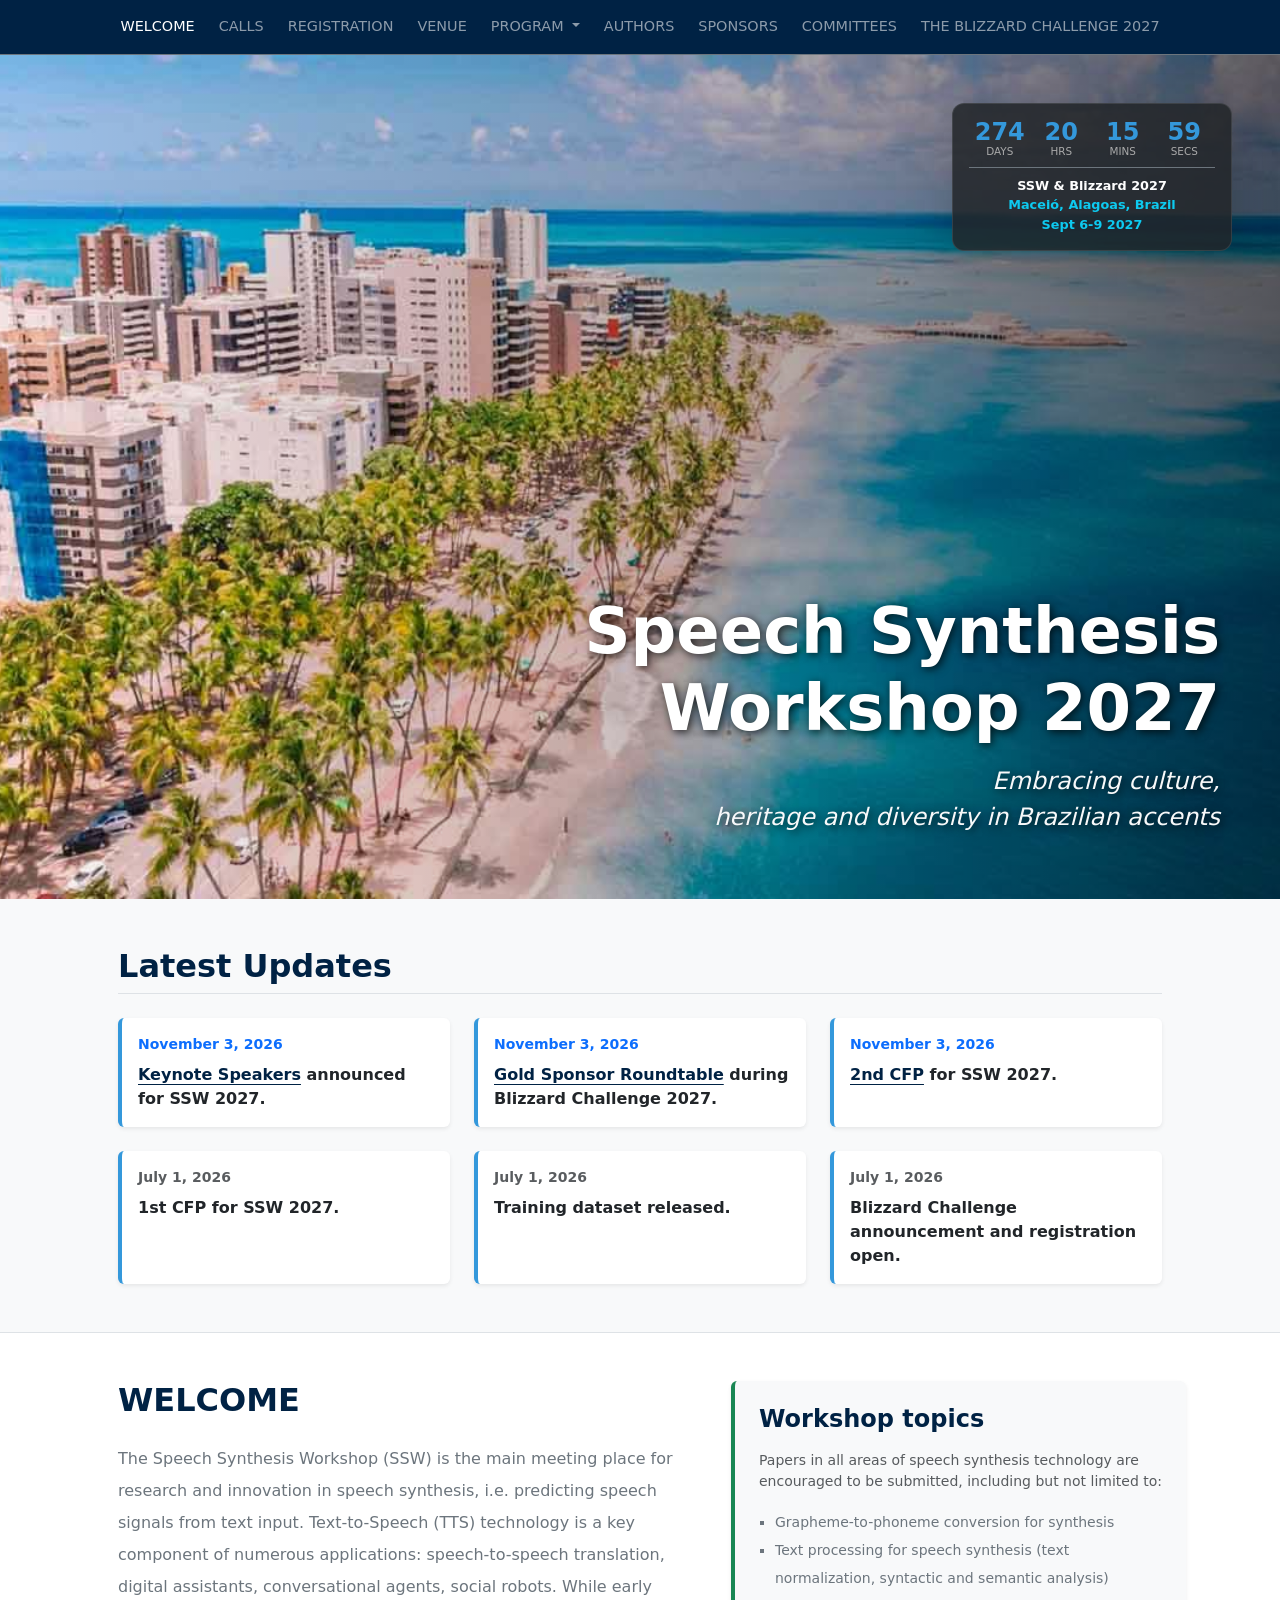
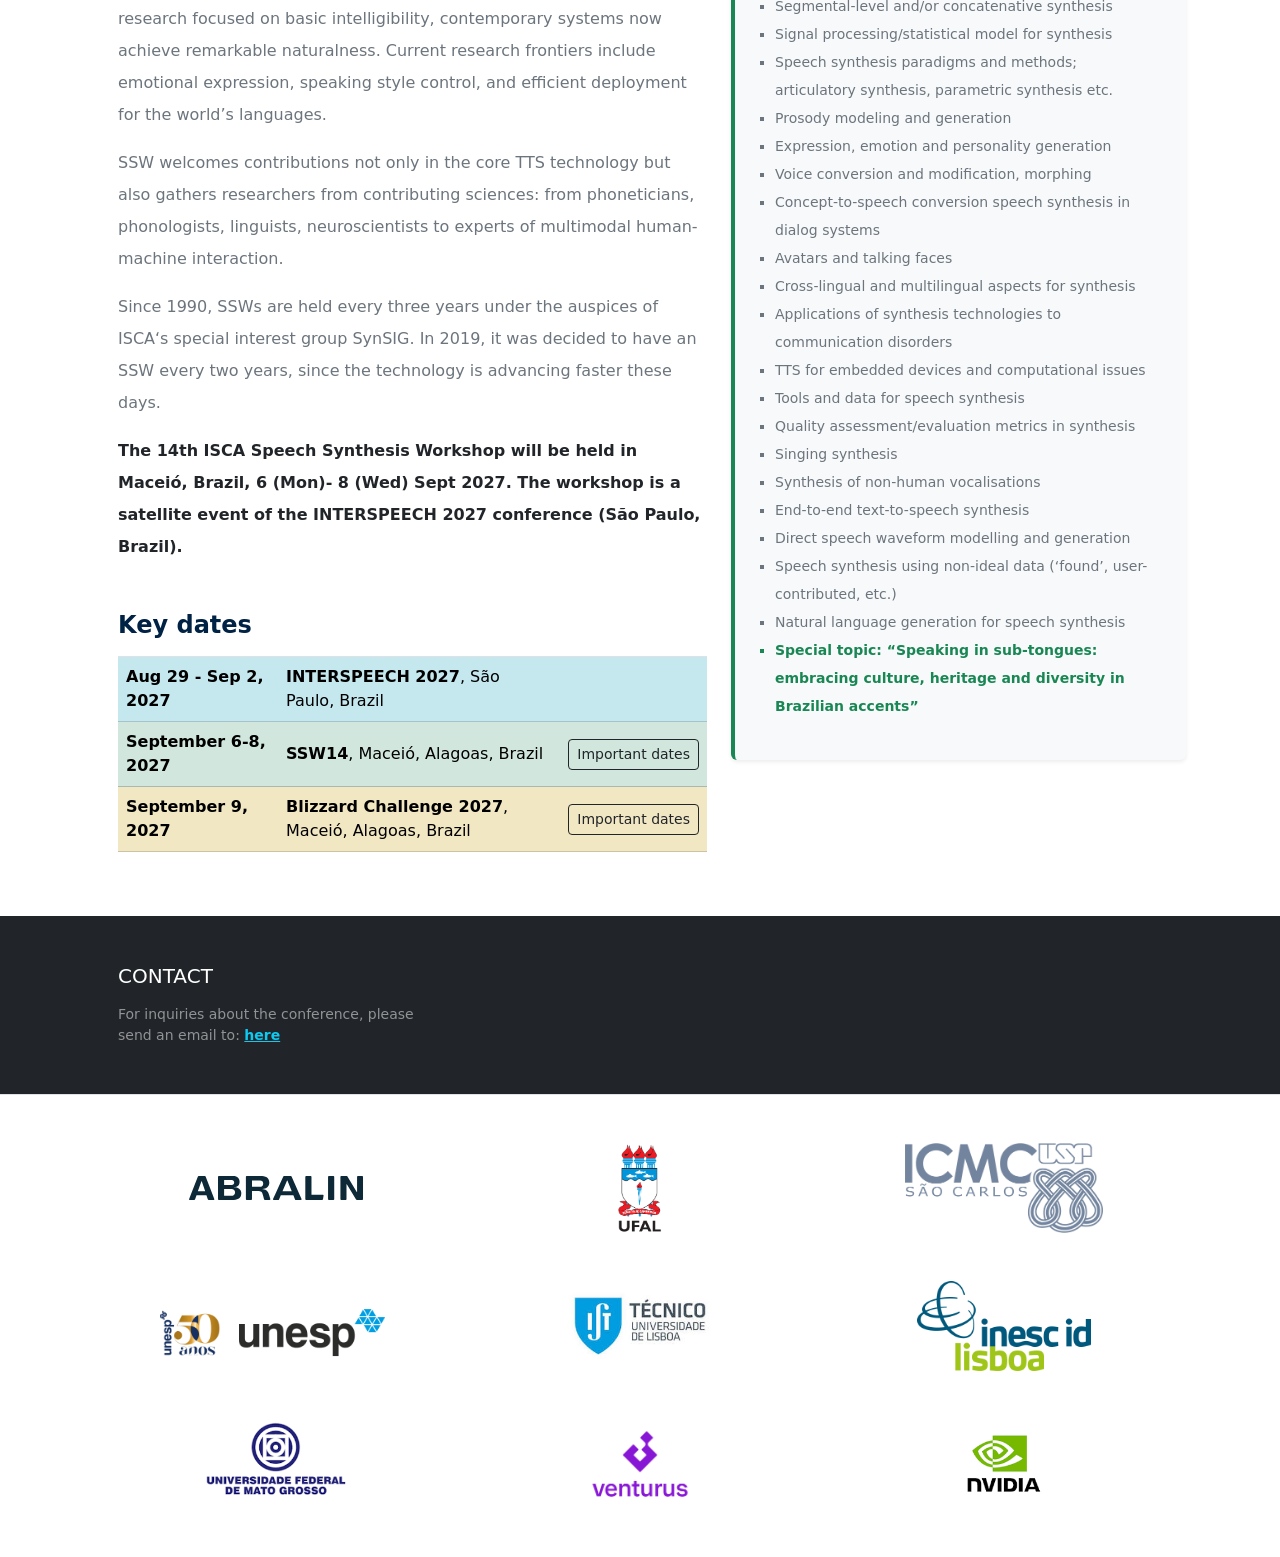
<file: index.html>
<!DOCTYPE html>
<html lang="pt-BR">
<head>
    <meta charset="UTF-8">
    <meta name="viewport" content="width=device-width, initial-scale=1.0">
    <title>Speech Synthesis Workshop 2027</title>
    <link href="https://cdn.jsdelivr.net/npm/bootstrap@5.3.2/dist/css/bootstrap.min.css" rel="stylesheet">

    <!-- Bootstrap Icons -->
    <link rel="stylesheet" href="https://cdn.jsdelivr.net/npm/bootstrap-icons@1.11.1/font/bootstrap-icons.css">
    <link rel="stylesheet" href="https://cdn.jsdelivr.net/npm/bootstrap-icons@1.11.3/font/bootstrap-icons.min.css">
    
    <link rel="stylesheet" href="css/theme.css">
    <link rel="stylesheet" href="css/components.css">
</head>
<body>

    <!-- Navigation Menu -->
    <nav class="navbar navbar-expand-xl navbar-dark bg-dark-blue border-bottom border-secondary">
        <div class="container-fluid px-4 px-md-5">
            <a class="navbar-brand d-xl-none text-white small" href="index.html">SSW 2027</a>
            <button class="navbar-toggler" type="button" data-bs-toggle="collapse" data-bs-target="#navbarNav">
                <span class="navbar-toggler-icon"></span>
            </button>
            <div class="collapse navbar-collapse justify-content-center" id="navbarNav">
                <ul class="navbar-nav text-uppercase gap-2 text-center">
                    <li class="nav-item"><a class="nav-link  active" href="index.html">Welcome</a></li>
                    <li class="nav-item"><a class="nav-link" href="calls.html">Calls</a></li>
                    <li class="nav-item"><a class="nav-link" href="registration.html">Registration</a></li>
                    <li class="nav-item"><a class="nav-link" href="venue.html">Venue</a></li>

<li class="nav-item dropdown">
    <a class="nav-link dropdown-toggle" href="program.html" id="programDropdown" role="button" data-bs-toggle="dropdown" aria-expanded="false">
        Program
    </a>
    <ul class="dropdown-menu border-0 shadow-lg" aria-labelledby="programDropdown">
        <li><a class="dropdown-item py-2" href="program.html"><i class="bi bi-calendar-week me-2 text-primary"></i>Schedule & Overview</a></li>
        <li><a class="dropdown-item py-2" href="keynotes.html"><i class="bi bi-mic-fill me-2 text-primary"></i>Keynote Speakers</a></li>
    </ul>
</li>

                    <li class="nav-item"><a class="nav-link" href="authors.html">Authors</a></li>
                    <li class="nav-item"><a class="nav-link" href="sponsors.html">Sponsors</a></li>
                    <li class="nav-item"><a class="nav-link" href="committees.html">Committees</a></li>
                    <li class="nav-item"><a class="nav-link" href="blizzard-challenge.html">The Blizzard Challenge 2027</a></li>
                </ul>
            </div>
        </div>
    </nav>

    <div class="container-fluid g-0 hero-workshop d-flex flex-column justify-content-between p-4 p-md-5">
        <div class="d-flex justify-content-end w-100 mb-5">
            <div class="countdown-box p-3 text-center text-white shadow-lg">
                <div class="row g-0 mb-2">
                    <div class="col-3">
                        <div class="countdown-number" id="days">--</div>
                        <div class="countdown-label">DAYS</div>
                    </div>
                    <div class="col-3">
                        <div class="countdown-number" id="hours">--</div>
                        <div class="countdown-label">HRS</div>
                    </div>
                    <div class="col-3">
                        <div class="countdown-number" id="minutes">--</div>
                        <div class="countdown-label">MINS</div>
                    </div>
                    <div class="col-3">
                        <div class="countdown-number" id="seconds">--</div>
                        <div class="countdown-label">SECS</div>
                    </div>
                </div>
                <div class="small pt-2 border-top border-secondary" style="font-size: 0.8rem;">
                    <p class="mb-0 fw-bold">SSW & Blizzard 2027</p>
                    <p class="mb-0 text-info fw-semibold">Maceió, Alagoas, Brazil</p>
                    <p class="mb-0 text-info fw-semibold">Sept 6-9 2027</p>
                </div>
            </div>
        </div>

        <div class="row justify-content-end w-100 m-0">
            <div class="col-md-8 col-lg-7 text-end text-white text-shadow-strong">
                <h1 class="display-3 fw-bold mb-3">Speech Synthesis<br>Workshop 2027</h1>
                <p class="fs-4 fst-italic fw-light text-light opacity-90">
                    Embracing culture,<br>
                    heritage and diversity in Brazilian accents
                </p>
            </div>
        </div>
    </div>

<div class="bg-light py-5 border-bottom">
    <div class="container px-4 px-md-5">
        <h2 class="fw-bold text-dark-blue mb-4 border-bottom pb-2">Latest Updates</h2>
        <div class="row row-cols-1 row-cols-md-2 row-cols-lg-3 g-4">
            
            <!-- NOVEMBRO 3, 2026 -->
            <div class="col">
                <div class="card h-100 shadow-sm border-0 border-start border-primary border-4 update-card p-3">
                    <span class="text-primary fw-bold small mb-2 d-block">November 3, 2026</span>
                    <p class="mb-0 fw-semibold text-dark">
                        <a href="keynotes.html" class="text-dark-blue text-decoration-underline link-offset-2 link-underline-opacity-25 link-underline-opacity-100-hover">Keynote Speakers</a> announced for SSW 2027.
                    </p>
                </div>
            </div>

            <div class="col">
                <div class="card h-100 shadow-sm border-0 border-start border-primary border-4 update-card p-3">
                    <span class="text-primary fw-bold small mb-2 d-block">November 3, 2026</span>
                    <p class="mb-0 fw-semibold text-dark">
                        <a href="sponsors.html" class="text-dark-blue text-decoration-underline link-offset-2 link-underline-opacity-25 link-underline-opacity-100-hover">Gold Sponsor Roundtable</a> during Blizzard Challenge 2027.
                    </p>
                </div>
            </div>

            <div class="col">
                <div class="card h-100 shadow-sm border-0 border-start border-primary border-4 update-card p-3">
                    <span class="text-primary fw-bold small mb-2 d-block">November 3, 2026</span>
                    <p class="mb-0 fw-semibold text-dark">
                        <a href="calls.html" class="text-dark-blue text-decoration-underline link-offset-2 link-underline-opacity-25 link-underline-opacity-100-hover">2nd CFP</a> for SSW 2027.
                    </p>
                </div>
            </div>

            <!-- JULHO 1, 2026 -->
            <div class="col">
                <div class="card h-100 shadow-sm border-0 update-card p-3">
                    <span class="text-muted fw-bold small mb-2 d-block">July 1, 2026</span>
                    <p class="mb-0 fw-semibold text-dark">
                        1st CFP for SSW 2027.
                    </p>
                </div>
            </div>

            <div class="col">
                <div class="card h-100 shadow-sm border-0 update-card p-3">
                    <span class="text-muted fw-bold small mb-2 d-block">July 1, 2026</span>
                    <p class="mb-0 fw-semibold text-dark">Training dataset released.</p>
                </div>
            </div>

            <div class="col">
                <div class="card h-100 shadow-sm border-0 update-card p-3">
                    <span class="text-muted fw-bold small mb-2 d-block">July 1, 2026</span>
                    <p class="mb-0 fw-semibold text-dark">Blizzard Challenge announcement and registration open.</p>
                </div>
            </div>

        </div>
    </div>
</div>

    <div class="container px-4 px-md-5 py-5">
        <div class="row g-5">
            <div class="col-lg-7">
                <h2 class="fw-bold text-dark-blue mb-4 text-uppercase">Welcome</h2>
                <div class="text-secondary lh-lg mb-5">
                    <p>The Speech Synthesis Workshop (SSW) is the main meeting place for research and innovation in speech synthesis, i.e. predicting speech signals from text input. Text-to-Speech (TTS) technology is a key component of numerous applications: speech-to-speech translation, digital assistants, conversational agents, social robots. While early research focused on basic intelligibility, contemporary systems now achieve remarkable naturalness. Current research frontiers include emotional expression, speaking style control, and efficient deployment for the world’s languages.</p>
                    <p>SSW welcomes contributions not only in the core TTS technology but also gathers researchers from contributing sciences: from phoneticians, phonologists, linguists, neuroscientists to experts of multimodal human-machine interaction.</p>
                    <p>Since 1990, SSWs are held every three years under the auspices of ISCA‘s special interest group SynSIG. In 2019, it was decided to have an SSW every two years, since the technology is advancing faster these days.</p>
                    <p class="fw-bold text-dark">The 14th ISCA Speech Synthesis Workshop will be held in Maceió, Brazil, 6 (Mon)- 8 (Wed) Sept 2027. The workshop is a satellite event of the INTERSPEECH 2027 conference (São Paulo, Brazil).</p>
                </div>

<h3 class="fw-bold text-dark-blue mb-3 fs-4">Key dates</h3>
        <div class="table-responsive">
            <table class="table table-striped table-hover align-middle border-top">
                <tbody>
                    <tr class="table-info">
                        <td class="fw-bold">Aug 29 - Sep 2, 2027</td>
                        <td><strong>INTERSPEECH 2027</strong>, São Paulo, Brazil</td>
                        <td class="text-end">
                        </td>
                    </tr>
                    <tr class="table-success">
                        <td class="fw-bold">September 6-8, 2027</td>
                        <td><strong>SSW14</strong>, Maceió, Alagoas, Brazil</td>
                        <td class="text-end">
                            <a href="calls.html#important-dates" rel="noopener noreferrer" class="btn btn-sm btn-outline-dark text-nowrap">
                                Important dates
                            </a>
                        </td>
                    </tr>
                    <tr class="table-warning">
                        <td class="fw-bold">September 9, 2027</td>
                        <td><strong>Blizzard Challenge 2027</strong>, Maceió, Alagoas, Brazil</td>
                        <td class="text-end">
                            <a href="blizzard-challenge.html#important-dates" rel="noopener noreferrer" class="btn btn-sm btn-outline-dark text-nowrap">
                                Important dates
                            </a>
                        </td>
                    </tr>
                </tbody>
            </table>
        </div>
    </div>

            <div class="col-lg-5 bg-light p-4 rounded shadow-sm border-start border-4 border-success h-100">
                <h3 class="fw-bold text-dark-blue mb-3 fs-4">Workshop topics</h3>
                <p class="small text-muted mb-3">Papers in all areas of speech synthesis technology are encouraged to be submitted, including but not limited to:</p>
                <ul class="small text-secondary ps-3 lh-lg" style="list-style-type: square;">
                    <li>Grapheme-to-phoneme conversion for synthesis</li>
                    <li>Text processing for speech synthesis (text normalization, syntactic and semantic analysis)</li>
                    <li>Segmental-level and/or concatenative synthesis</li>
                    <li>Signal processing/statistical model for synthesis</li>
                    <li>Speech synthesis paradigms and methods; articulatory synthesis, parametric synthesis etc.</li>
                    <li>Prosody modeling and generation</li>
                    <li>Expression, emotion and personality generation</li>
                    <li>Voice conversion and modification, morphing</li>
                    <li>Concept-to-speech conversion speech synthesis in dialog systems</li>
                    <li>Avatars and talking faces</li>
                    <li>Cross-lingual and multilingual aspects for synthesis</li>
                    <li>Applications of synthesis technologies to communication disorders</li>
                    <li>TTS for embedded devices and computational issues</li>
                    <li>Tools and data for speech synthesis</li>
                    <li>Quality assessment/evaluation metrics in synthesis</li>
                    <li>Singing synthesis</li>
                    <li>Synthesis of non-human vocalisations</li>
                    <li>End-to-end text-to-speech synthesis</li>
                    <li>Direct speech waveform modelling and generation</li>
                    <li>Speech synthesis using non-ideal data (‘found’, user-contributed, etc.)</li>
                    <li>Natural language generation for speech synthesis</li>
                    <li class="text-success fw-bold">Special topic: “Speaking in sub-tongues: embracing culture, heritage and diversity in Brazilian accents”</li>
                </ul>
            </div>
        </div>
    </div>

    <div class="bg-dark text-white-50 py-5">
        <div class="container px-4 px-md-5">
            <div class="row g-4">
                <div class="col-md-4">
                    <h4 class="text-white mb-3 fs-5">CONTACT</h4>
                    <p class="small mb-0">For inquiries about the conference, please send an email to: <a href="mailto:sswblizzard2027@gmail.com" class="text-info fw-bold">here</a></p>
                </div>
            </div>
        </div>
    </div>

    <footer class="bg-white py-5 border-top">
        <div class="container px-4 px-md-5">
            <div class="row g-3 g-md-5 justify-content-center align-items-center text-center logo-container">
                <div class="col-6 col-md-4"><img src="images/abralin.svg" alt="ABRALIN" title="Associação Brasileira de Linguística"></div>
                <div class="col-6 col-md-4"><img src="images/ufal.png" alt="UFAL" title="Universidade Federal de Alagoas"></div>
                <div class="col-6 col-md-4"><img src="images/icmc.png" alt="ICMC - USP" title="Instituto de Ciências Matemáticas e de Computação - USP"></div>
                <div class="col-6 col-md-4"><img src="images/unesp.png" alt="UNESP" title="Universidade Estadual Paulista"></div>
                <div class="col-6 col-md-4"><img src="images/universidade_Lisboa.jpg" alt="Universidade de Lisboa" title="Universidade de Lisboa"></div>
                <div class="col-6 col-md-4"><img src="images/inescid.png" alt="INESC-ID" title="INESC-ID Lisboa"></div>
                <div class="col-6 col-md-4"><img src="images/ufmt.png" alt="UFMT" title="Universidade Federal de Mato Grosso"></div>
                <div class="col-6 col-md-4"><img src="images/venturus.png" alt="Venturus" title="Venturus"></div>
                <div class="col-6 col-md-4"><img src="images/nvidia.png" alt="NVIDIA" title="NVIDIA"></div>
            </div>
        </div>
    </footer>

    <script src="https://cdn.jsdelivr.net/npm/bootstrap@5.3.2/dist/js/bootstrap.bundle.min.js"></script>

    <script src="js/main.js"></script>
</body>
</html>
</file>
<file: css/theme.css>
/* Cores Globais da Identidade Visual */
.bg-dark-blue {
    background-color: #002244;
}

.text-dark-blue {
    color: #002244;
}

.text-shadow-strong {
    text-shadow: 2px 2px 10px rgba(0, 0, 0, 0.8);
}

/* Menu / Navbar */
.navbar-nav .nav-link {
    font-weight: 500;
    font-size: 0.9rem;
}

.navbar-nav .nav-link:hover {
    color: #3498db !important;
}
</file>
<file: css/components.css>
/* Faixa com a imagem de Maceió para as páginas secundárias */
.page-header-hero {
    background-image: linear-gradient(to left, rgba(0, 0, 0, 0.7) 0%, rgba(0, 0, 0, 0.3) 60%, rgba(0, 0, 0, 0.1) 100%), 
                      url('../images/maceio2.jpeg');
    background-size: cover;
    background-repeat: no-repeat;
    
    /* Trava tudo no topo: resolve o bug do computador e o do celular de uma vez só */
    background-position: center top; 
    
    padding: 3rem 0; 
    border-bottom: 4px solid #3498db; 
}

/* Faixa compacta para o topo das páginas secundárias */
.page-header {
    background-color: #1a365d; 
    border-bottom: 4px solid #3498db; 
    padding: 3rem 0;
}

/* Imagem Hero Maceió */
.hero-workshop {
    background-image: linear-gradient(to left, rgba(0, 0, 0, 0.6) 0%, rgba(0, 0, 0, 0.2) 50%, rgba(0, 0, 0, 0) 100%), 
                      url('../images/maceio.jpeg'); /* '../' serve para sair da pasta css e achar a pasta images */
    background-size: cover;
    background-position: center;
    min-height: calc(100vh - 56px); 
    position: relative;
}

/* Cronômetro (Countdown) */
.countdown-box {
    background-color: rgba(33, 37, 41, 0.85);
    border-radius: 12px;
    max-width: 280px;
    width: 100%;
    border: 1px solid rgba(255, 255, 255, 0.1);
}

.countdown-number {
    font-size: 1.5rem;
    font-weight: 700;
    color: #3498db;
    line-height: 1;
}

.countdown-label {
    font-size: 0.65rem;
    text-transform: uppercase;
    color: #aaa;
}

/* Estilo customizado para os Cards de Atualizações */
.update-card {
    border-left: 4px solid #3498db !important;
    transition: transform 0.2s;
}

.update-card:hover {
    transform: translateY(-3px);
}

/* Grid de Logos na base */
.logo-container img {
    max-height: 90px;
    width: auto;
    max-width: 100%;
    object-fit: contain;
}

/* Detalhes visuais exclusivos para as páginas do Blizzard */
.blizzard-text-accent {
    color: #00d2c4 !important; /* Um ciano vibrante que combina com o mar e destaca no azul escuro */
}

.blizzard-card-active {
    border-left: 4px solid #00d2c4 !important;
}

/* Abrir o submenu ao passar o mouse no Desktop */
@media (min-width: 1200px) {
    .navbar .nav-item.dropdown:hover .dropdown-menu {
        display: block;
        margin-top: 0; /* Elimina o espaço vago para o mouse não "perder" o menu */
        animation: fadeIn 0.2s ease-in-out;
    }
}

/* Animação suave opcional */
@keyframes fadeIn {
    from {
        opacity: 0;
        transform: translateY(6px);
    }
    to {
        opacity: 1;
        transform: translateY(0);
    }
}
</file>
